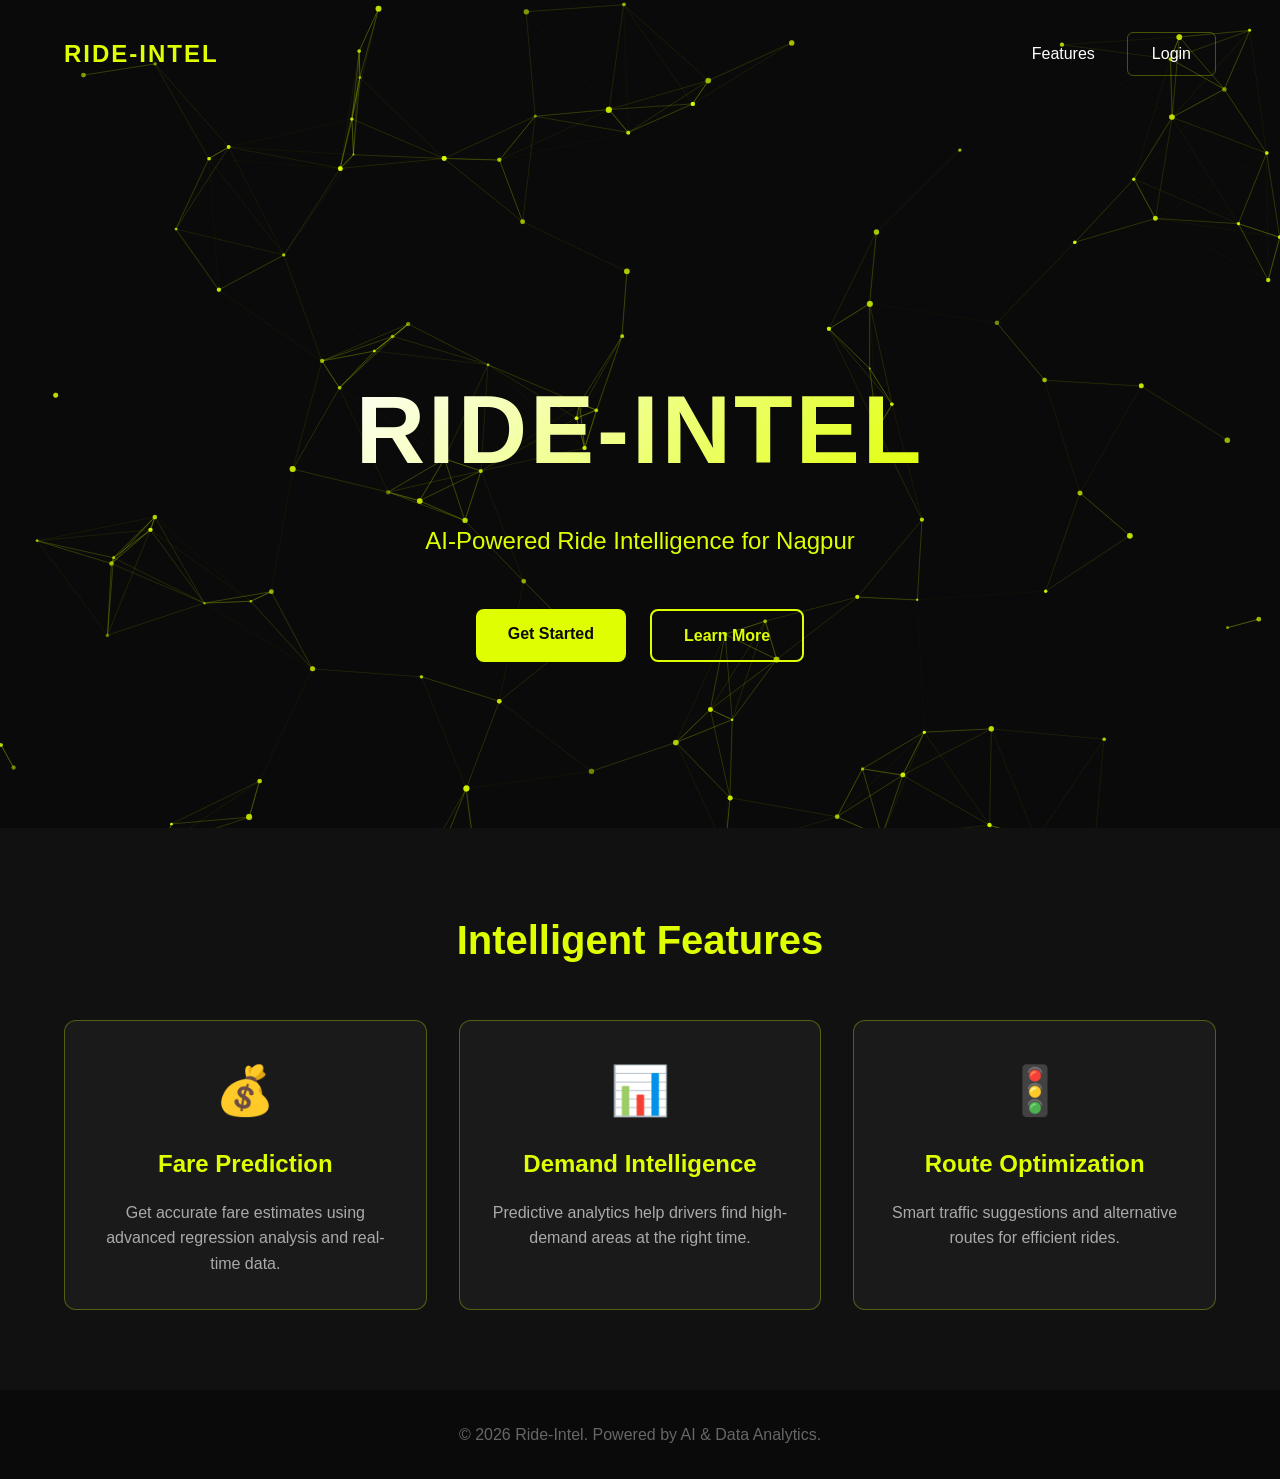
<file: index.html>
<!DOCTYPE html>
<html lang="en">
<head>
    <meta charset="UTF-8">
    <meta name="viewport" content="width=device-width, initial-scale=1.0">
    <meta http-equiv="Content-Security-Policy" content="default-src 'self'; script-src 'self' 'unsafe-inline' https://cdn.jsdelivr.net https://maps.googleapis.com https://maps.gstatic.com https://fonts.googleapis.com; style-src 'self' 'unsafe-inline' https://fonts.googleapis.com https://maps.googleapis.com; font-src 'self' https://fonts.gstatic.com; img-src 'self' data: blob: https://maps.gstatic.com https://maps.googleapis.com https://*.googleapis.com https://*.gstatic.com; connect-src 'self' https://maps.googleapis.com https://*.googleapis.com; frame-src 'none';">
    <title>Ride-Intel - AI-Powered Ride Intelligence</title>
    <link rel="stylesheet" href="css/style.css">
    <link rel="preconnect" href="https://fonts.googleapis.com">
    <link rel="preconnect" href="https://fonts.gstatic.com" crossorigin>
    <link href="https://fonts.googleapis.com/css2?family=Inter:wght@300;400;600;700;800&display=swap" rel="stylesheet">
</head>
<body class="landing-page">
    <canvas id="three-canvas"></canvas>
    
    <div class="landing-content">
        <header class="landing-header">
            <div class="logo">RIDE-INTEL</div>
            <nav>
                <a href="#features">Features</a>
                <a href="login.html" class="btn-nav">Login</a>
            </nav>
        </header>

        <section class="hero">
            <h1 class="hero-title">RIDE-INTEL</h1>
            <p class="hero-subtitle">AI-Powered Ride Intelligence for Nagpur</p>
            <div class="hero-buttons">
                <a href="login.html" class="btn btn-primary">Get Started</a>
                <a href="#features" class="btn btn-secondary">Learn More</a>
            </div>
        </section>
    </div>

    <section id="features" class="features-section">
        <div class="container">
            <h2 class="section-title">Intelligent Features</h2>
            <div class="features-grid">
                <div class="feature-card">
                    <div class="feature-icon">💰</div>
                    <h3>Fare Prediction</h3>
                    <p>Get accurate fare estimates using advanced regression analysis and real-time data.</p>
                </div>
                <div class="feature-card">
                    <div class="feature-icon">📊</div>
                    <h3>Demand Intelligence</h3>
                    <p>Predictive analytics help drivers find high-demand areas at the right time.</p>
                </div>
                <div class="feature-card">
                    <div class="feature-icon">🚦</div>
                    <h3>Route Optimization</h3>
                    <p>Smart traffic suggestions and alternative routes for efficient rides.</p>
                </div>
            </div>
        </div>
    </section>

    <footer class="landing-footer">
        <p>&copy; 2026 Ride-Intel. Powered by AI & Data Analytics.</p>
    </footer>

    <script src="js/landing.js"></script>
</body>
</html>
</file>
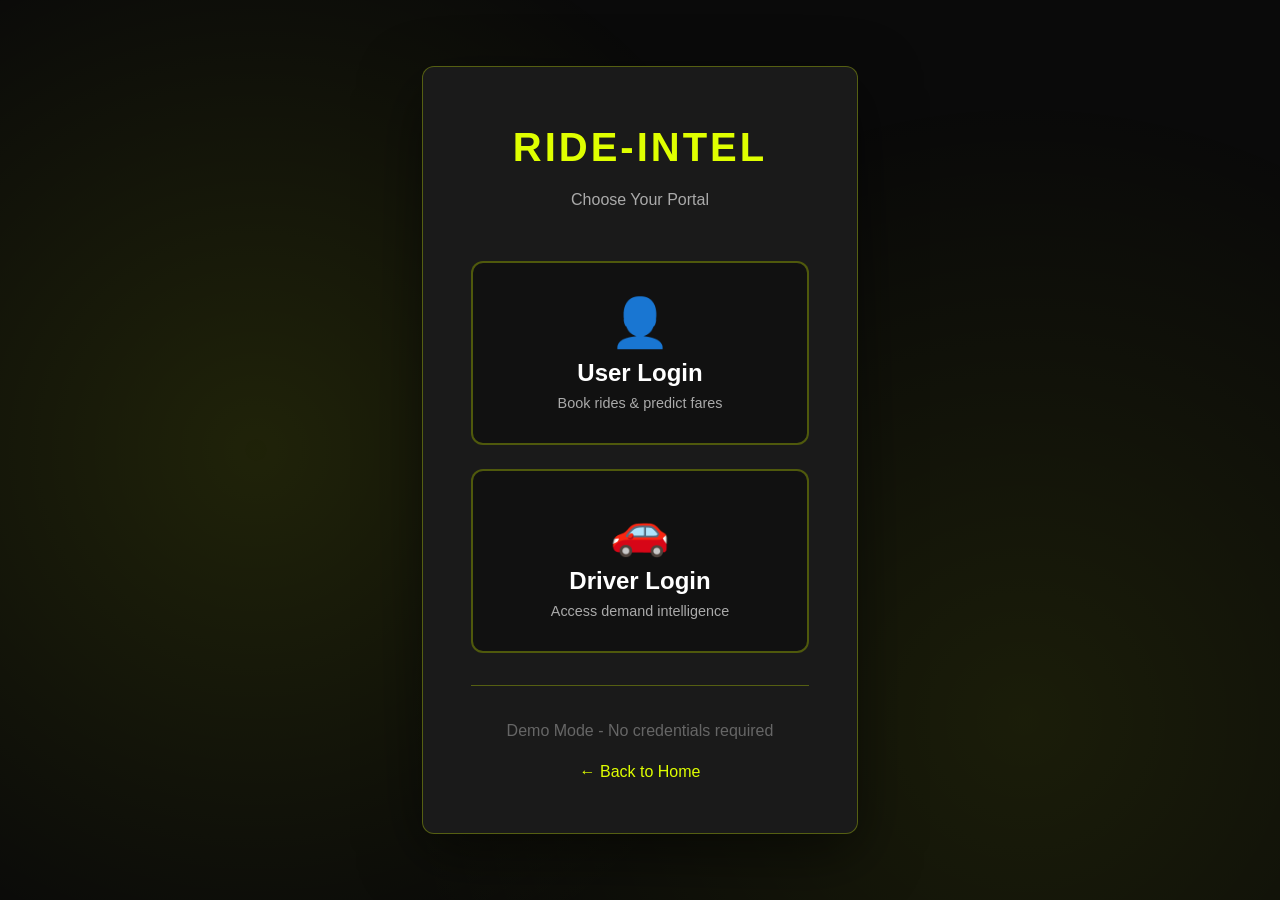
<file: login.html>
<!DOCTYPE html>
<html lang="en">
<head>
    <meta charset="UTF-8">
    <meta name="viewport" content="width=device-width, initial-scale=1.0">
    <meta http-equiv="Content-Security-Policy" content="default-src 'self'; script-src 'self' 'unsafe-inline' https://cdn.jsdelivr.net https://maps.googleapis.com https://maps.gstatic.com https://fonts.googleapis.com; style-src 'self' 'unsafe-inline' https://fonts.googleapis.com https://maps.googleapis.com; font-src 'self' https://fonts.gstatic.com; img-src 'self' data: blob: https://maps.gstatic.com https://maps.googleapis.com https://*.googleapis.com https://*.gstatic.com; connect-src 'self' https://maps.googleapis.com https://*.googleapis.com; frame-src 'none';">
    <title>Login - Ride-Intel</title>
    <link rel="stylesheet" href="css/style.css">
    <link rel="preconnect" href="https://fonts.googleapis.com">
    <link rel="preconnect" href="https://fonts.gstatic.com" crossorigin>
    <link href="https://fonts.googleapis.com/css2?family=Inter:wght@300;400;600;700;800&display=swap" rel="stylesheet">
</head>
<body class="login-page">
    <div class="animated-bg"></div>
    
    <div class="login-container">
        <div class="login-card">
            <div class="login-header">
                <h1>RIDE-INTEL</h1>
                <p>Choose Your Portal</p>
            </div>

            <div class="login-options">
                <button class="login-btn user-btn" onclick="window.location.href='user-portal.html'">
                    <span class="login-icon">👤</span>
                    <span class="login-text">User Login</span>
                    <span class="login-hint">Book rides & predict fares</span>
                </button>

                <button class="login-btn driver-btn" onclick="window.location.href='driver-portal.html'">
                    <span class="login-icon">🚗</span>
                    <span class="login-text">Driver Login</span>
                    <span class="login-hint">Access demand intelligence</span>
                </button>
            </div>

            <div class="login-footer">
                <p>Demo Mode - No credentials required</p>
                <a href="index.html" class="back-link">← Back to Home</a>
            </div>
        </div>
    </div>
</body>
</html>
</file>
<file: css/style.css>
:root {
    --bg-primary: #0a0a0a;
    --bg-secondary: #111111;
    --bg-card: #1a1a1a;
    --accent: #DFFF00;
    --accent-dim: rgba(223, 255, 0, 0.15);
    --accent-border: rgba(223, 255, 0, 0.3);
    --text-primary: #ffffff;
    --text-secondary: #aaaaaa;
    --text-dim: #666666;
    --success: #00ff88;
    --warning: #ff9900;
    --danger: #ff4444;
    --border-radius: 12px;
    --transition: all 0.3s ease;
}

* {
    margin: 0;
    padding: 0;
    box-sizing: border-box;
}

body {
    font-family: 'Inter', -apple-system, BlinkMacSystemFont, 'Segoe UI', sans-serif;
    background: var(--bg-primary);
    color: var(--text-primary);
    line-height: 1.6;
    overflow-x: hidden;
}

/* Landing Page Styles */
.landing-page {
    position: relative;
    min-height: 100vh;
}

#three-canvas {
    position: fixed;
    top: 0;
    left: 0;
    width: 100%;
    height: 100%;
    z-index: 0;
}

.landing-content {
    position: relative;
    z-index: 1;
}

.landing-header {
    display: flex;
    justify-content: space-between;
    align-items: center;
    padding: 2rem 5%;
}

.logo {
    font-size: 1.5rem;
    font-weight: 800;
    color: var(--accent);
    letter-spacing: 2px;
}

.landing-header nav {
    display: flex;
    gap: 2rem;
    align-items: center;
}

.landing-header nav a {
    color: var(--text-primary);
    text-decoration: none;
    font-weight: 500;
    transition: var(--transition);
}

.landing-header nav a:hover {
    color: var(--accent);
}

.btn-nav {
    padding: 0.5rem 1.5rem;
    border: 1px solid var(--accent-border);
    border-radius: 6px;
}

.btn-nav:hover {
    background: var(--accent);
    color: var(--bg-primary) !important;
    border-color: var(--accent);
}

.hero {
    text-align: center;
    padding: 10rem 5% 5rem;
    min-height: 80vh;
    display: flex;
    flex-direction: column;
    justify-content: center;
    align-items: center;
}

.hero-title {
    font-size: clamp(2.5rem, 8vw, 6rem);
    font-weight: 800;
    letter-spacing: 3px;
    margin-bottom: 1rem;
    background: linear-gradient(135deg, var(--text-primary) 0%, var(--accent) 100%);
    -webkit-background-clip: text;
    -webkit-text-fill-color: transparent;
    background-clip: text;
}

.hero-subtitle {
    font-size: clamp(1rem, 3vw, 1.5rem);
    color: var(--accent);
    margin-bottom: 3rem;
    font-weight: 300;
}

.hero-buttons {
    display: flex;
    gap: 1.5rem;
    flex-wrap: wrap;
    justify-content: center;
}

/* Features Section */
.features-section {
    background: var(--bg-secondary);
    padding: 5rem 5%;
    position: relative;
    z-index: 1;
}

.container {
    max-width: 1200px;
    margin: 0 auto;
}

.section-title {
    text-align: center;
    font-size: 2.5rem;
    margin-bottom: 3rem;
    color: var(--accent);
}

.features-grid {
    display: grid;
    grid-template-columns: repeat(auto-fit, minmax(300px, 1fr));
    gap: 2rem;
}

.feature-card {
    background: var(--bg-card);
    border: 1px solid var(--accent-border);
    border-radius: var(--border-radius);
    padding: 2rem;
    text-align: center;
    transition: var(--transition);
}

.feature-card:hover {
    transform: translateY(-5px);
    border-color: var(--accent);
    box-shadow: 0 10px 30px rgba(223, 255, 0, 0.2);
}

.feature-icon {
    font-size: 3rem;
    margin-bottom: 1rem;
}

.feature-card h3 {
    font-size: 1.5rem;
    margin-bottom: 1rem;
    color: var(--accent);
}

.feature-card p {
    color: var(--text-secondary);
}

.landing-footer {
    background: var(--bg-primary);
    text-align: center;
    padding: 2rem;
    color: var(--text-dim);
    position: relative;
    z-index: 1;
}

/* Login Page Styles */
.login-page {
    min-height: 100vh;
    display: flex;
    justify-content: center;
    align-items: center;
    position: relative;
    overflow: hidden;
}

.animated-bg {
    position: fixed;
    top: 0;
    left: 0;
    width: 100%;
    height: 100%;
    background: 
        radial-gradient(circle at 20% 50%, rgba(223, 255, 0, 0.1) 0%, transparent 50%),
        radial-gradient(circle at 80% 80%, rgba(223, 255, 0, 0.08) 0%, transparent 50%);
    animation: bgPulse 8s ease-in-out infinite;
}

@keyframes bgPulse {
    0%, 100% { opacity: 0.5; }
    50% { opacity: 1; }
}

.login-container {
    position: relative;
    z-index: 1;
    width: 100%;
    max-width: 500px;
    padding: 2rem;
}

.login-card {
    background: var(--bg-card);
    border: 1px solid var(--accent-border);
    border-radius: var(--border-radius);
    padding: 3rem;
    box-shadow: 0 20px 60px rgba(0, 0, 0, 0.5);
}

.login-header {
    text-align: center;
    margin-bottom: 3rem;
}

.login-header h1 {
    font-size: 2.5rem;
    color: var(--accent);
    letter-spacing: 3px;
    margin-bottom: 0.5rem;
}

.login-header p {
    color: var(--text-secondary);
}

.login-options {
    display: flex;
    flex-direction: column;
    gap: 1.5rem;
    margin-bottom: 2rem;
}

.login-btn {
    background: var(--bg-secondary);
    border: 2px solid var(--accent-border);
    border-radius: var(--border-radius);
    padding: 2rem;
    cursor: pointer;
    transition: var(--transition);
    display: flex;
    flex-direction: column;
    align-items: center;
    gap: 0.5rem;
}

.login-btn:hover {
    background: var(--accent-dim);
    border-color: var(--accent);
    transform: translateY(-3px);
    box-shadow: 0 10px 30px rgba(223, 255, 0, 0.2);
}

.login-icon {
    font-size: 3rem;
}

.login-text {
    font-size: 1.5rem;
    font-weight: 700;
    color: var(--text-primary);
}

.login-hint {
    font-size: 0.9rem;
    color: var(--text-secondary);
}

.login-footer {
    text-align: center;
    padding-top: 2rem;
    border-top: 1px solid var(--accent-border);
}

.login-footer p {
    color: var(--text-dim);
    margin-bottom: 1rem;
}

.back-link {
    color: var(--accent);
    text-decoration: none;
    font-weight: 500;
}

.back-link:hover {
    text-decoration: underline;
}

/* Portal Pages */
.portal-page {
    min-height: 100vh;
    background: var(--bg-primary);
}

.portal-nav {
    background: var(--bg-secondary);
    border-bottom: 1px solid var(--accent-border);
    padding: 1rem 5%;
    display: flex;
    justify-content: space-between;
    align-items: center;
}

.nav-brand {
    font-size: 1.2rem;
    font-weight: 700;
    color: var(--accent);
}

.portal-container {
    max-width: 1200px;
    margin: 0 auto;
    padding: 2rem 5%;
}

/* Tabs */
.tabs {
    display: flex;
    gap: 1rem;
    margin-bottom: 2rem;
    flex-wrap: wrap;
}

.tab-btn {
    background: var(--bg-secondary);
    border: 1px solid var(--accent-border);
    color: var(--text-secondary);
    padding: 0.75rem 1.5rem;
    border-radius: 8px;
    cursor: pointer;
    font-size: 1rem;
    font-weight: 500;
    transition: var(--transition);
}

.tab-btn:hover {
    border-color: var(--accent);
    color: var(--text-primary);
}

.tab-btn.active {
    background: var(--accent-dim);
    border-color: var(--accent);
    color: var(--accent);
}

.tab-content {
    display: none;
}

.tab-content.active {
    display: block;
    animation: fadeIn 0.3s ease;
}

@keyframes fadeIn {
    from { opacity: 0; transform: translateY(10px); }
    to { opacity: 1; transform: translateY(0); }
}

/* Cards */
.card {
    background: var(--bg-card);
    border: 1px solid var(--accent-border);
    border-radius: var(--border-radius);
    padding: 2rem;
    margin-bottom: 2rem;
}

.card h2 {
    color: var(--accent);
    margin-bottom: 0.5rem;
}

.card-subtitle {
    color: var(--text-secondary);
    margin-bottom: 2rem;
}

/* Forms */
.form-group {
    margin-bottom: 1.5rem;
}

.form-row {
    display: grid;
    grid-template-columns: repeat(auto-fit, minmax(200px, 1fr));
    gap: 1rem;
}

label {
    display: block;
    margin-bottom: 0.5rem;
    color: var(--text-secondary);
    font-weight: 500;
}

input, select {
    width: 100%;
    padding: 0.75rem;
    background: var(--bg-secondary);
    border: 1px solid var(--accent-border);
    border-radius: 8px;
    color: var(--text-primary);
    font-size: 1rem;
    transition: var(--transition);
}

input[type="time"] {
    cursor: pointer;
    font-family: 'Inter', sans-serif;
}

input[type="time"]::-webkit-calendar-picker-indicator {
    cursor: pointer;
    filter: invert(1);
    opacity: 0.7;
}

input[type="time"]::-webkit-calendar-picker-indicator:hover {
    opacity: 1;
}

input:focus, select:focus {
    outline: none;
    border-color: var(--accent);
    box-shadow: 0 0 0 3px var(--accent-dim);
}

/* Buttons */
.btn {
    padding: 0.75rem 2rem;
    border: none;
    border-radius: 8px;
    font-size: 1rem;
    font-weight: 600;
    cursor: pointer;
    transition: var(--transition);
    text-decoration: none;
    display: inline-block;
}

.btn-primary {
    background: var(--accent);
    color: var(--bg-primary);
}

.btn-primary:hover {
    background: var(--text-primary);
    transform: translateY(-2px);
    box-shadow: 0 5px 20px rgba(223, 255, 0, 0.3);
}

.btn-secondary {
    background: transparent;
    color: var(--accent);
    border: 2px solid var(--accent);
}

.btn-secondary:hover {
    background: var(--accent);
    color: var(--bg-primary);
}

.btn-small {
    padding: 0.5rem 1rem;
    font-size: 0.9rem;
}

.btn-full {
    width: 100%;
}

/* Result Cards */
.result-card {
    background: var(--bg-secondary);
    border-left: 4px solid var(--accent);
    border-radius: var(--border-radius);
    padding: 2rem;
    margin-top: 2rem;
    animation: slideIn 0.4s ease;
}

@keyframes slideIn {
    from { opacity: 0; transform: translateX(-20px); }
    to { opacity: 1; transform: translateX(0); }
}

.result-card h3 {
    color: var(--accent);
    margin-bottom: 1.5rem;
}

.result-main {
    display: flex;
    justify-content: space-between;
    align-items: center;
    padding: 1.5rem;
    background: var(--bg-card);
    border-radius: 8px;
    margin-bottom: 1.5rem;
}

.result-label {
    color: var(--text-secondary);
    font-size: 1rem;
}

.result-value {
    font-size: 2rem;
    font-weight: 700;
    color: var(--accent);
}

.result-details {
    display: grid;
    grid-template-columns: repeat(auto-fit, minmax(150px, 1fr));
    gap: 1rem;
}

.detail-item {
    background: var(--bg-card);
    padding: 1rem;
    border-radius: 8px;
    display: flex;
    flex-direction: column;
    gap: 0.5rem;
}

.detail-label {
    color: var(--text-dim);
    font-size: 0.85rem;
}

.detail-value {
    color: var(--text-primary);
    font-weight: 600;
    font-size: 1.1rem;
}

/* Demand & Traffic Badges */
.demand-level, .traffic-status {
    text-align: center;
    margin: 1.5rem 0;
}

.demand-badge, .traffic-badge {
    display: inline-block;
    padding: 0.75rem 2rem;
    border-radius: 50px;
    font-weight: 700;
    font-size: 1.2rem;
}

.demand-badge.high, .traffic-badge.high {
    background: rgba(255, 68, 68, 0.2);
    color: var(--danger);
    border: 2px solid var(--danger);
}

.demand-badge.medium, .traffic-badge.moderate {
    background: rgba(255, 153, 0, 0.2);
    color: var(--warning);
    border: 2px solid var(--warning);
}

.demand-badge.low, .traffic-badge.low {
    background: rgba(0, 255, 136, 0.2);
    color: var(--success);
    border: 2px solid var(--success);
}

.result-message {
    background: var(--bg-card);
    padding: 1.5rem;
    border-radius: 8px;
    margin: 1.5rem 0;
    color: var(--text-primary);
    font-size: 1.1rem;
}

.alternative-routes {
    margin-top: 1.5rem;
}

.alternative-routes h4 {
    color: var(--accent);
    margin-bottom: 1rem;
}

.route-option {
    background: var(--bg-card);
    padding: 1rem;
    border-radius: 8px;
    margin-bottom: 0.5rem;
    border-left: 3px solid var(--success);
}

/* Insight Box */
.insight-box {
    background: var(--accent-dim);
    border: 1px solid var(--accent);
    border-radius: 8px;
    padding: 1.5rem;
    margin-top: 1.5rem;
}

.insight-box strong {
    color: var(--accent);
    display: block;
    margin-bottom: 0.5rem;
}

.insight-box p {
    color: var(--text-primary);
    margin: 0;
}

/* Chart Container */
.chart-container {
    background: var(--bg-secondary);
    padding: 2rem;
    border-radius: var(--border-radius);
    margin-top: 2rem;
}

/* Responsive Design */
@media (max-width: 768px) {
    .landing-header {
        flex-direction: column;
        gap: 1rem;
    }

    .hero {
        padding: 5rem 5% 3rem;
    }

    .hero-buttons {
        flex-direction: column;
        width: 100%;
    }

    .hero-buttons .btn {
        width: 100%;
    }

    .features-grid {
        grid-template-columns: 1fr;
    }

    .tabs {
        flex-direction: column;
    }

    .tab-btn {
        width: 100%;
    }

    .result-details {
        grid-template-columns: 1fr;
    }

    .portal-nav {
        flex-direction: column;
        gap: 1rem;
    }
}

/* Smooth Scrolling */
html {
    scroll-behavior: smooth;
}

/* Selection */
::selection {
    background: var(--accent);
    color: var(--bg-primary);
}

/* ─────────────────────────────────────────────
   Google Maps Styles
───────────────────────────────────────────── */

/* Two-column layout for fare tab */
.portal-grid {
    display: grid;
    grid-template-columns: 1fr 1fr;
    gap: 2rem;
    align-items: start;
}

@media (max-width: 900px) {
    .portal-grid {
        grid-template-columns: 1fr;
    }
}

/* Map container */
.map-container {
    width: 100%;
    height: 400px;
    border-radius: 10px;
    border: 1px solid var(--accent-border);
    overflow: hidden;
    margin-top: 1rem;
    background: var(--bg-secondary);
}

.map-large {
    height: 520px;
}

.map-card h2 {
    color: var(--accent);
    margin-bottom: 0.5rem;
}

/* Map legend */
.map-legend {
    display: flex;
    gap: 1.5rem;
    flex-wrap: wrap;
    margin-top: 1rem;
    padding: 0.75rem 1rem;
    background: var(--bg-secondary);
    border-radius: 8px;
    border: 1px solid var(--accent-border);
}

.legend-item {
    display: flex;
    align-items: center;
    gap: 0.5rem;
    font-size: 0.85rem;
    color: var(--text-secondary);
}

.legend-dot {
    width: 12px;
    height: 12px;
    border-radius: 50%;
    display: inline-block;
    border: 2px solid rgba(255,255,255,0.3);
}

.legend-line {
    width: 24px;
    height: 3px;
    background: #DFFF00;
    display: inline-block;
    border-radius: 2px;
}

/* Map controls bar */
.map-controls {
    display: flex;
    gap: 1rem;
    align-items: flex-end;
    flex-wrap: wrap;
    margin-bottom: 0.5rem;
}

.map-time-group {
    display: flex;
    align-items: center;
    gap: 0.75rem;
    flex-wrap: wrap;
    margin-bottom: 0;
}

.map-time-group label {
    margin-bottom: 0;
    white-space: nowrap;
}

.map-time-group input {
    width: auto;
}

/* Traffic toggle button active state */
#traffic-toggle-btn.active {
    background: var(--accent-dim);
    border-color: var(--accent);
    color: var(--accent);
}

/* Google Maps info window override */
.gm-style .gm-style-iw-c {
    background: #1a1a1a !important;
    border: 1px solid rgba(223,255,0,0.3) !important;
    border-radius: 8px !important;
    padding: 0 !important;
}

.gm-style .gm-style-iw-d {
    overflow: hidden !important;
}

.gm-style .gm-style-iw-tc::after {
    background: #1a1a1a !important;
}

.gm-style-iw-chr {
    display: none !important;
}
</file>
